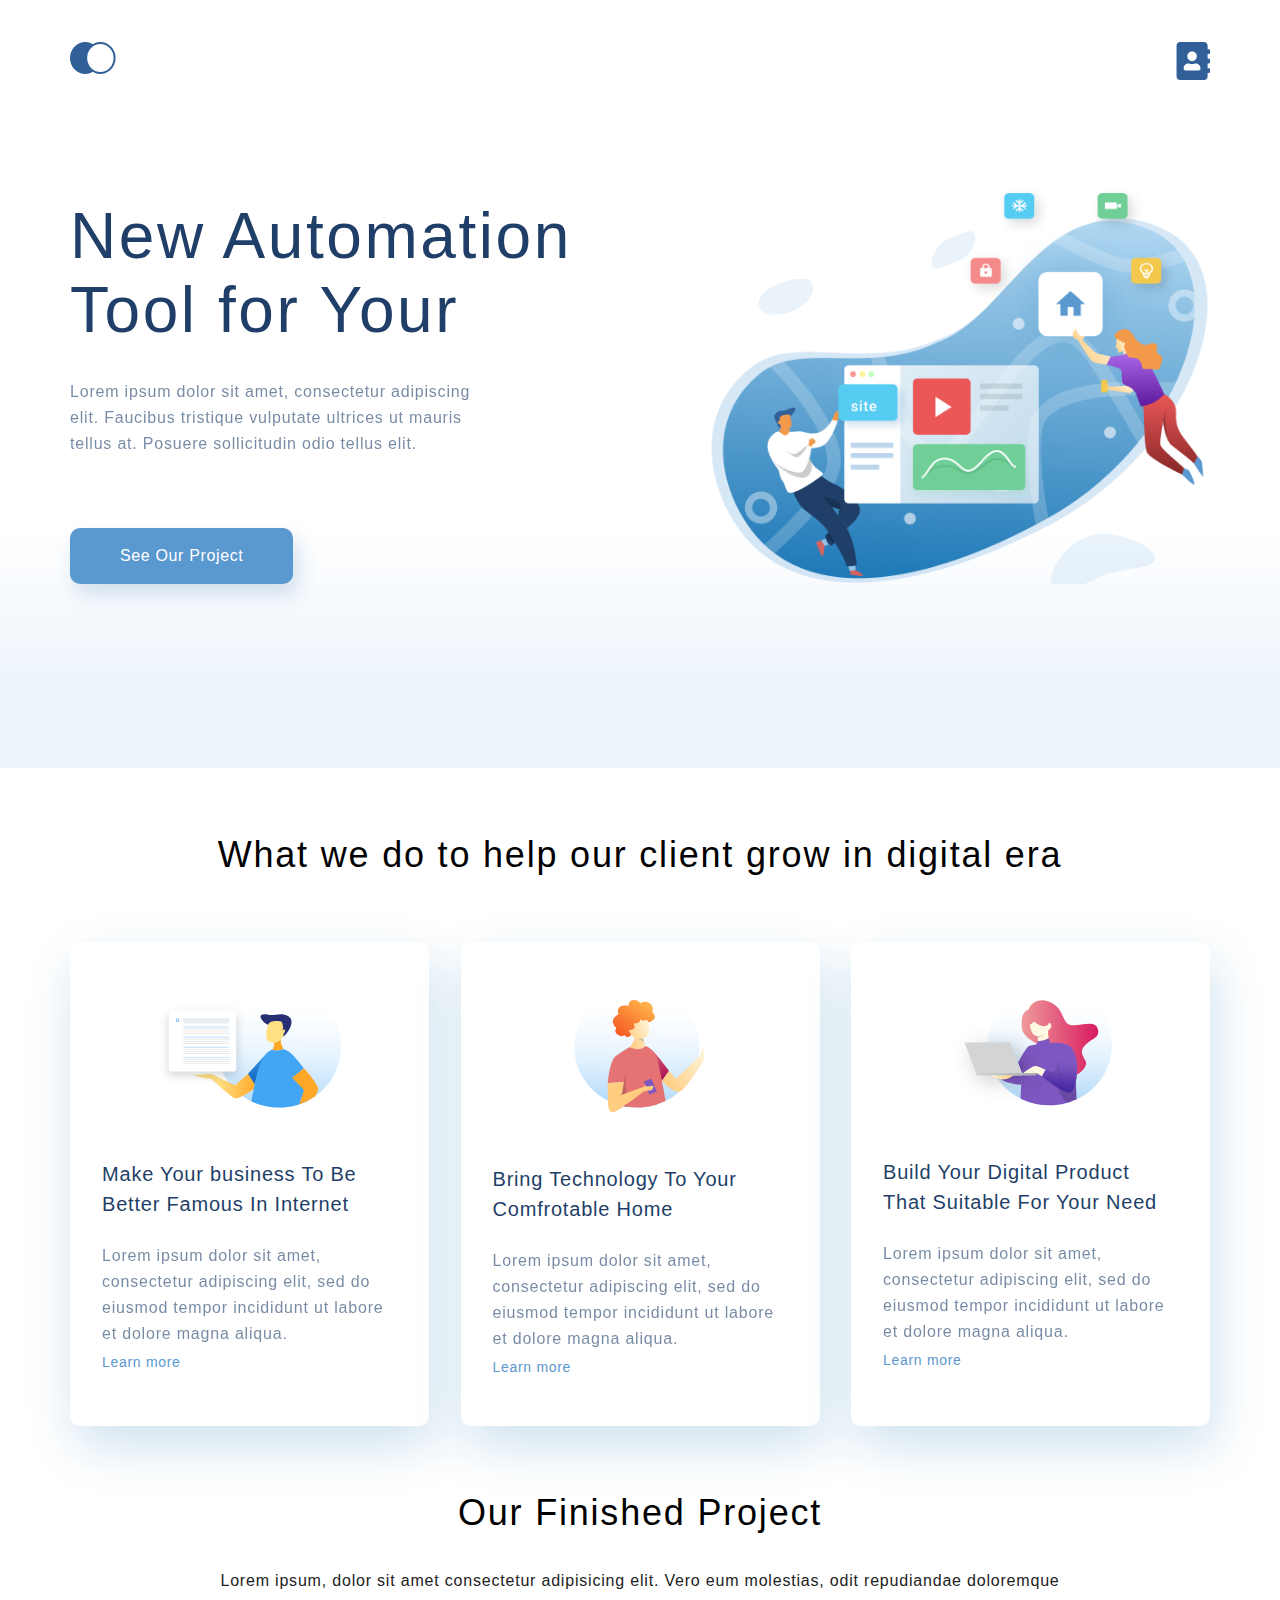
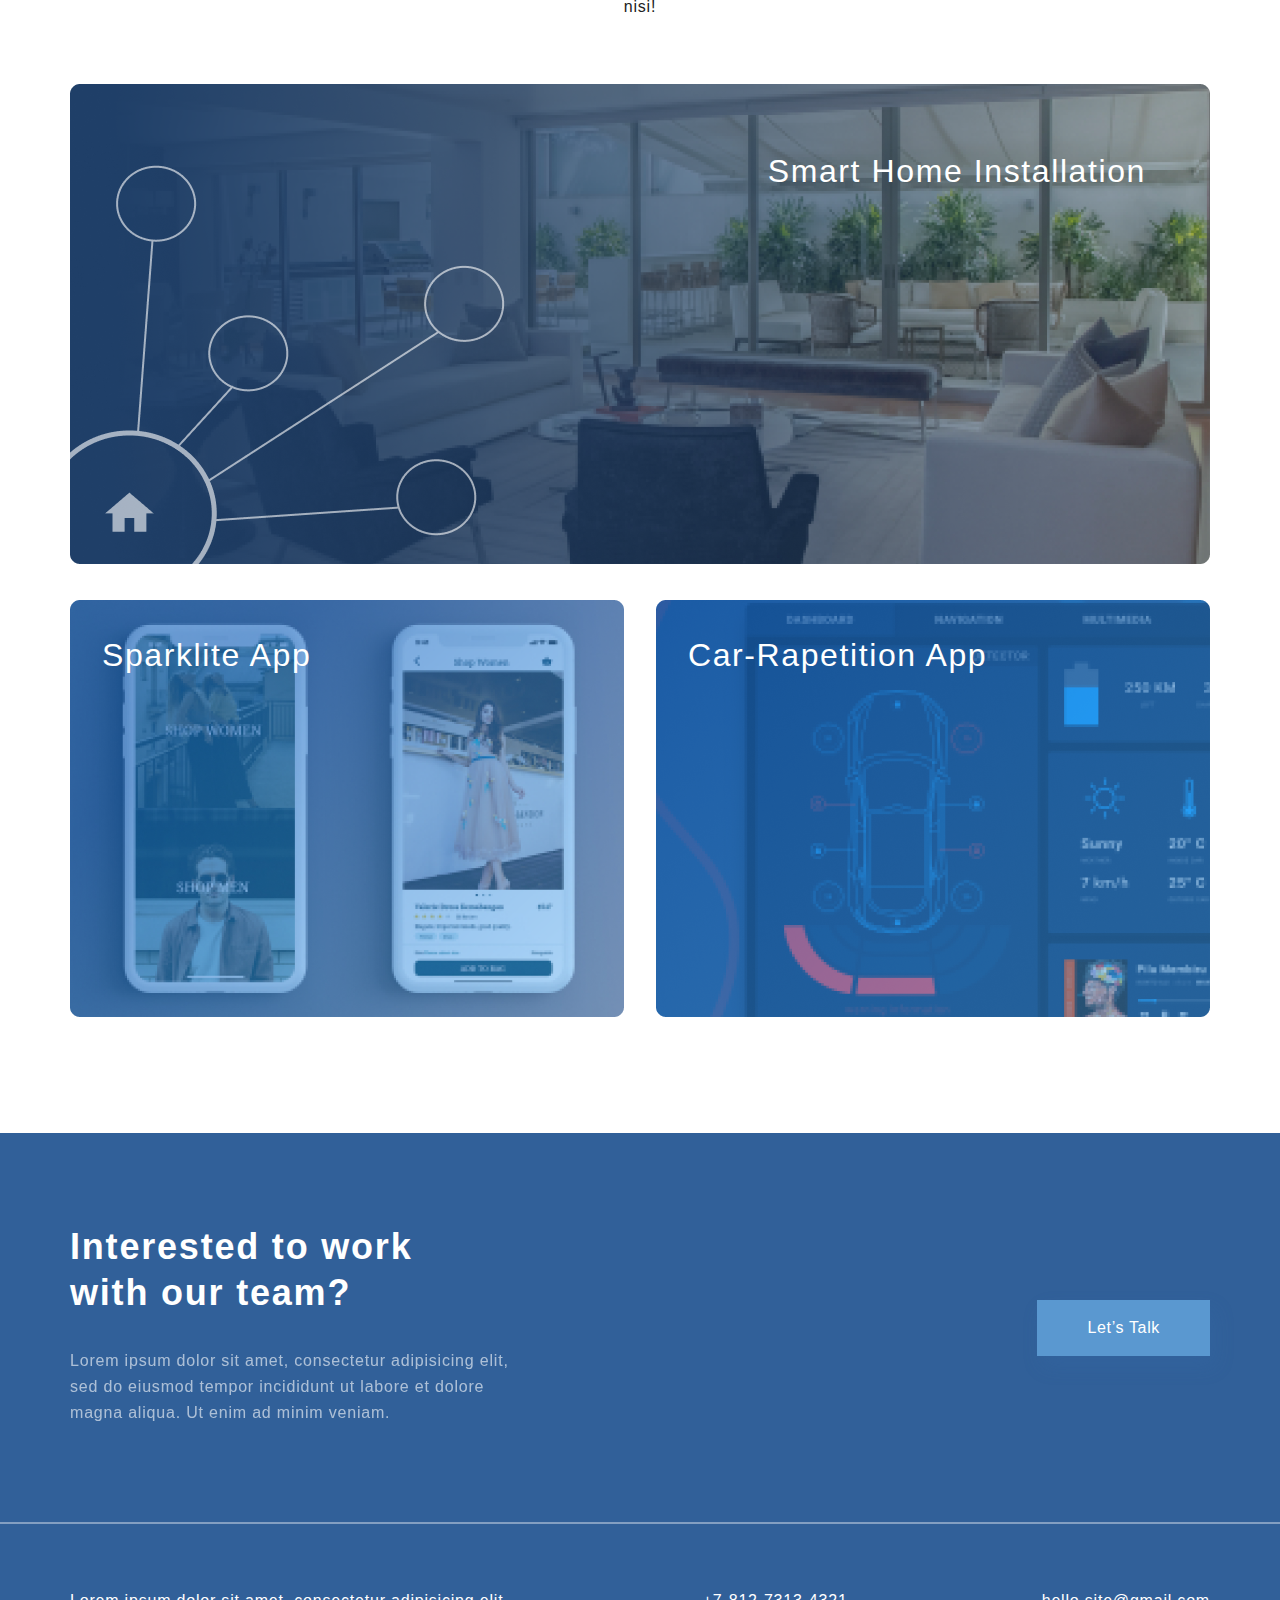
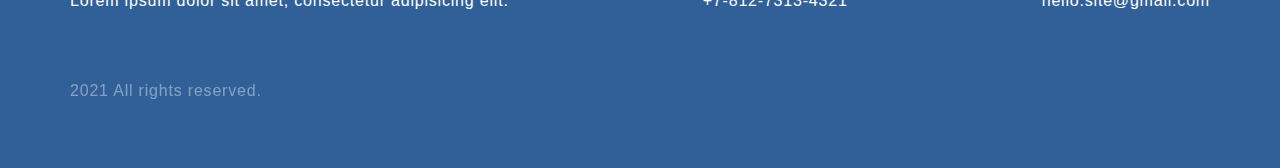
<file: index.html>
<!DOCTYPE html>
<html lang="zxx">

<head>
    <meta charset="UTF-8">
    <meta http-equiv="X-UA-Compatible" content="IE=edge">
    <meta name="viewport" content="width=device-width, initial-scale=1.0">
    <title>Document</title>
    <link rel="stylesheet" href="css/style.css">
</head>

<body>
    <div class="top">
        <div class="container wtf">
            <header class="header">
                <a href="index.html"><img src="img/logo.svg" alt="logo"></a>
                <a href="contacts.html"><img src="img/contact.svg" alt="contact"></a>
            </header>
            <div class="introduction">
                <h1 class="mainHeading">New Automation Tool for Your</h1>
                <p class="paragraph aboutHeading">
                    Lorem ipsum dolor sit amet, consectetur adipiscing elit. Faucibus tristique vulputate ultrices ut
                    mauris tellus at. Posuere sollicitudin odio tellus elit.
                </p>
                <a href="#" class="introductionButton">See Our Project</a>
            </div>
        </div>
    </div>
    <div class="ourMission">
        <h3 class="mainHeadingThree container">What we do to help our client grow in digital era</h3>
    </div>
    <div class="container cardOurMission">
        <div class="card">
            <img class="cardImg" src="img/cardOne.svg" alt="cardOne">
            <h4 class="mainHeadingFour">Make Your business To Be Better Famous In Internet</h4>
            <p class="paragraph cardMission">
                Lorem ipsum dolor sit amet, consectetur adipiscing elit, sed do eiusmod tempor incididunt ut labore et
                dolore magna aliqua.
            </p>
            <a href="#" class="cardLink">Learn more</a>
        </div>
        <div class="card">
            <img class="cardImg" src="img/cardTwo.svg" alt="cardTwo">
            <h4 class="mainHeadingFour">Bring Technology To Your Comfrotable Home</h4>
            <p class="paragraph cardMission">
                Lorem ipsum dolor sit amet, consectetur adipiscing elit, sed do eiusmod tempor incididunt ut labore et
                dolore magna aliqua.
            </p>
            <a href="#" class="cardLink">Learn more</a>
        </div>
        <div class="card">
            <img class="cardImg" src="img/cardThree.svg" alt="cardThree">
            <h4 class="mainHeadingFour">Build Your Digital Product That Suitable For Your Need</h4>
            <p class="paragraph cardMission">
                Lorem ipsum dolor sit amet, consectetur adipiscing elit, sed do eiusmod tempor incididunt ut labore et
                dolore magna aliqua.
            </p>
            <a href="#" class="cardLink">Learn more</a>
        </div>
    </div>
    <div class="ourFinishedProject container">
        <h3 class="HeadingfinishedProject">Our Finished Project</h3>
        <p class="PfinishedProject">Lorem ipsum, dolor sit amet consectetur adipisicing elit. Vero eum molestias, odit
            repudiandae
            doloremque
            nisi!
        </p>
        <div class="projectItem">
            <img class="projectImg" src="img/projectOne.png" alt="projectOne">
            <p class="projectText">Smart Home Installation</p>
        </div>
        <div class="projectParent">
            <div class="projectItem projectItemTwo">
                <img class="projectImg" src="img/projectTwo.png" alt="projectTwo">
                <p class="projectTextTwo">Sparklite App</p>
            </div>
            <div class="projectItem">
                <img class="projectImg" src="img/projectThree.png" alt="projectThree">
                <p class="projectTextTwo">Car-Rapetition App</p>
            </div>
        </div>
    </div>
    <div class="footer">
        <div class="offer container">
            <div class="leftItem">
                <h3 class="headingOffer">Interested to work with our team?</h3>
                <p class="pOffer">Lorem ipsum dolor sit amet, consectetur adipisicing elit, sed do eiusmod tempor
                    incididunt
                    ut labore et dolore magna aliqua. Ut enim ad minim veniam.</p>
            </div>
            <div class="rightItem">
                <a href="#" class="btnOffer">Let’s Talk</a>
            </div>
        </div>
        <hr>
        <div class="container">
            <div class="contact">
                <p class="paragraphFooter">Lorem ipsum dolor sit amet, consectetur adipisicing elit.</p>
                <p class="paragraphFooter">+7-812-7313-4321</p>
                <p class="paragraphFooter">hello.site@gmail.com</p>
            </div>
            <p class="rights">2021 All rights reserved.</p>
        </div>
    </div>
</body>

</html>
</file>
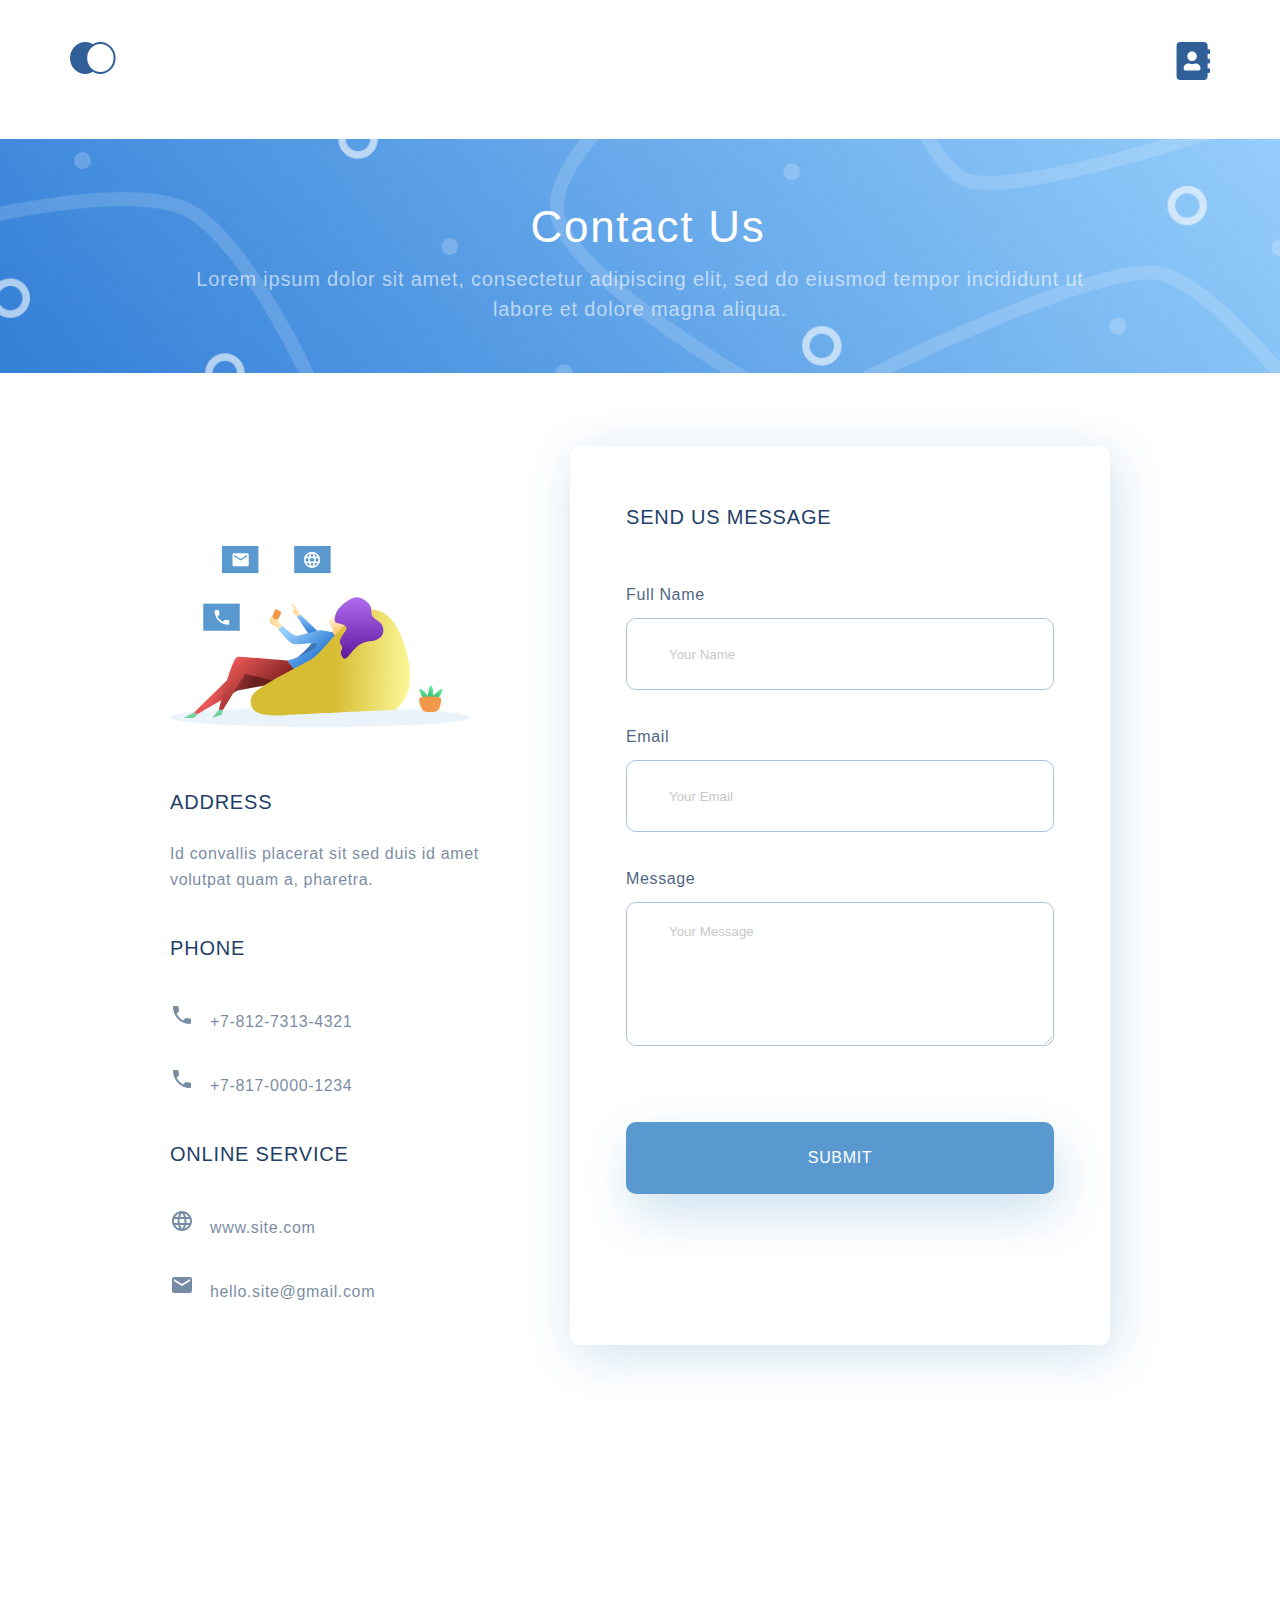
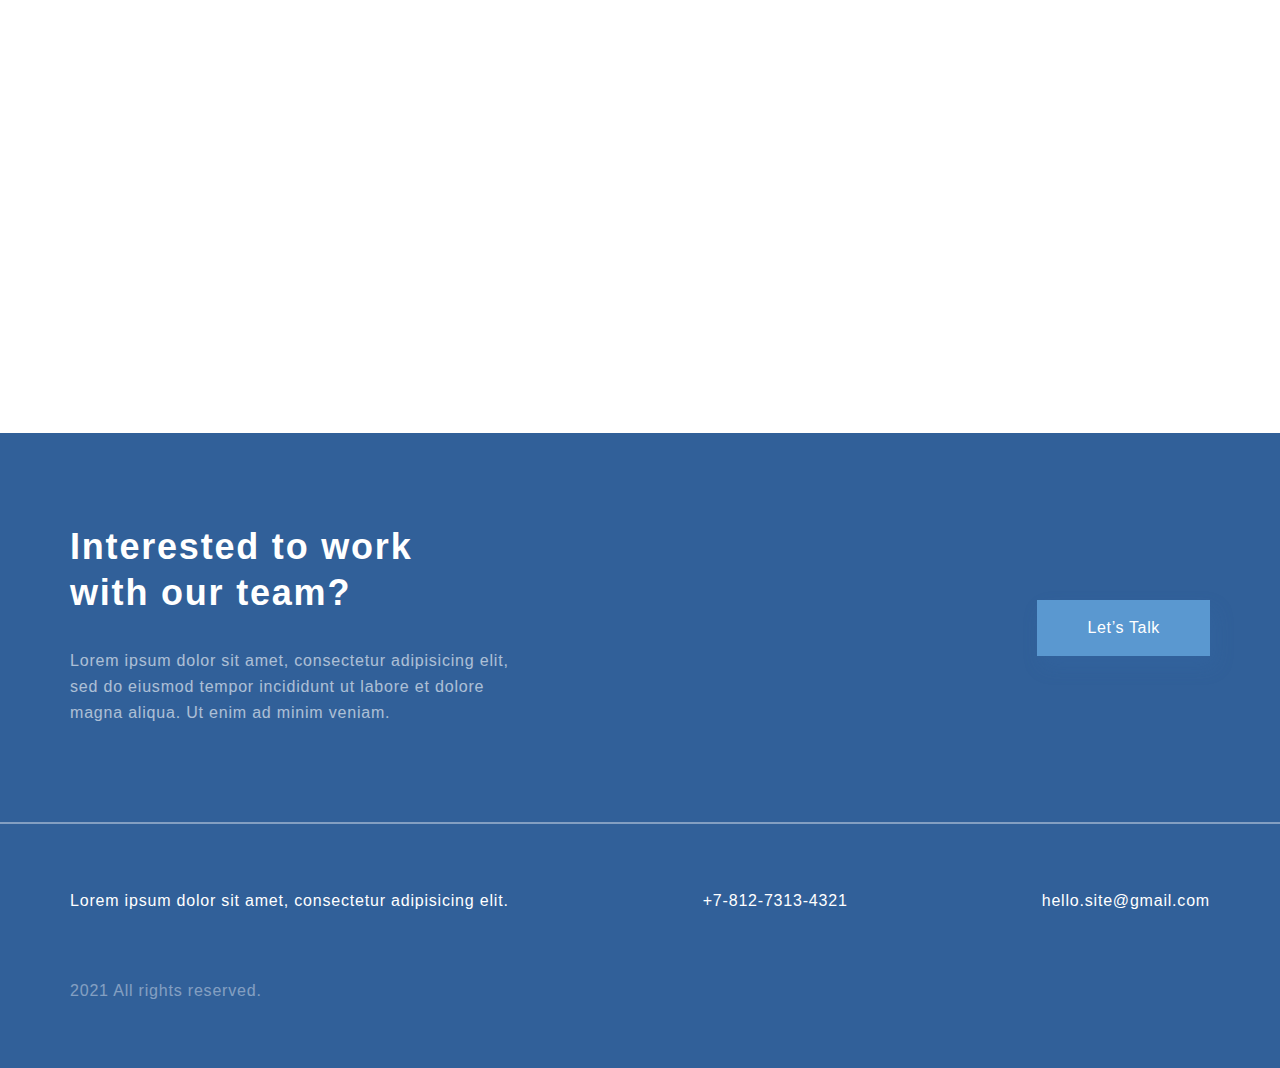
<file: contacts.html>
<!DOCTYPE html>
<html lang="en">

<head>
    <meta charset="UTF-8">
    <meta http-equiv="X-UA-Compatible" content="IE=edge">
    <meta name="viewport" content="width=device-width, initial-scale=1.0">
    <title>Контакты</title>
    <link rel="stylesheet" href="css/style.css">
</head>

<body>
    <div class="container">
        <header class="header">
            <a href="index.html"><img src="img/logo.svg" alt="logo"></a>
            <a href="contacts.html"><img src="img/contact.svg" alt="contact"></a>
        </header>
    </div>
    <div class="contactUs">
        <div class="mainContainer mainContent2">
            <h2 class="mainHeadingTwo">Contact Us</h2>
            <p class="paragraphContactUs">Lorem ipsum dolor sit amet, consectetur adipiscing elit, sed do eiusmod tempor
                incididunt ut labore et dolore magna aliqua. </p>
        </div>
    </div>
    <div class="mainContainer">
        <div class="mainContent">
            <div class="ourAdress">
                <div class="adress">
                    <div class="img">
                        <img src="img/Adress.svg" alt="photo">
                    </div>
                    <h4 class="mainHeadingFour">ADDRESS</h4>
                    <p class="paragraphContent">Id convallis placerat sit sed duis id amet volutpat quam a, pharetra.
                    </p>
                </div>
                <div class="phone">
                    <h4 class="mainHeadingFour">PHONE</h4>
                    <p class="paragraphContentt"><img class="icon" src="img/ic_phone_24px.svg" alt="">+7-812-7313-4321
                    </p>
                    <p class="paragraphContent"><img class="icon" src="img/ic_phone_24px.svg" alt="">+7-817-0000-1234
                    </p>
                </div>
                <div class="onlineService">
                    <h4 class="mainHeadingFour">ONLINE SERVICE</h4>
                    <p class="paragraphContentt"><img class="icon" src="img/ic_language_24px.svg" alt="">www.site.com
                    </p>
                    <p class="paragraphContent"><img class="icon" src="img/ic_email_24px.svg"
                            alt="">hello.site@gmail.com</p>
                </div>
            </div>
            <div class="formMessage">
                <h4 class="mainHeadingFour">SEND US MESSAGE</h4>
                <form action="HEY">
                    <p class="paragraphForm firstPForm">Full Name</p>
                    <input class="bestForm" type="text" placeholder="Your Name">
                    <p class="paragraphForm marginForm">Email</p>
                    <input class="bestForm" type="email" placeholder="Your Email">
                    <p class="paragraphForm marginForm">Message</p>
                    <textarea cols="15" rows="5" class="bestFormArea text-area"
                        placeholder="Your Message"></textarea><br>
                    <button class="bestButton" type="submit">SUBMIT</button>
                </form>
            </div>
        </div>
    </div>
    <div class="mainContainerMap">
        <div class="map">
            <iframe class="home"
                src="https://www.google.com/maps/embed?pb=!1m18!1m12!1m3!1d1335.9690780215662!2d33.45308849941062!3d47.95691996449238!2m3!1f0!2f0!3f0!3m2!1i1024!2i768!4f13.1!3m3!1m2!1s0x40db201cd9510fdf%3A0x50a9df1629d3968c!2z0KHQvtC70L3QtdGH0L3Ri9C5INC80LjQutGA0L7RgNCw0LnQvtC9LCAzMiwg0JrRgNC40LLQvtC5INCg0L7Qsywg0JTQvdC10L_RgNC-0L_QtdGC0YDQvtCy0YHQutCw0Y8g0L7QsdC70LDRgdGC0YwsINCj0LrRgNCw0LjQvdCwLCA1MDAwMA!5e0!3m2!1sru!2suk!4v1639424192296!5m2!1sru!2suk"
                width="600" height="450" style="border:0;" allowfullscreen="" loading="lazy">
            </iframe>
        </div>
    </div>
    <div class="footer">
        <div class="offer container">
            <div class="leftItem">
                <h3 class="headingOffer">Interested to work with our team?</h3>
                <p class="pOffer">Lorem ipsum dolor sit amet, consectetur adipisicing elit, sed do eiusmod tempor
                    incididunt
                    ut labore et dolore magna aliqua. Ut enim ad minim veniam.</p>
            </div>
            <div class="rightItem">
                <a href="#" class="btnOffer">Let’s Talk</a>
            </div>
        </div>
        <hr>
        <div class="container">
            <div class="contact">
                <p class="paragraphFooter">Lorem ipsum dolor sit amet, consectetur adipisicing elit.</p>
                <p class="paragraphFooter">+7-812-7313-4321</p>
                <p class="paragraphFooter">hello.site@gmail.com</p>
            </div>
            <p class="rights">2021 All rights reserved.</p>
        </div>
    </div>
</body>

</html>
</file>
<file: css/style.css>
* {
    margin: 0;
    padding: 0;
}

body {
    font-family: sans-serif;
}

.wtf {
    display: flex;
    flex-direction: column;
    height: 100%;
}

.container {
    max-width: 1140px;
    margin: 0 auto;
}

.mainContainer {
    max-width: 940px;
    margin: 0 auto;
}

.mainContainerMap {
    max-width: 940px;
    margin: 0 auto;
}

.header {
    padding-top: 42px;
    display: flex;
    justify-content: space-around;
}

.topContainer {
    display: flex;
    flex-direction: column;
    height: 100%;
    max-width: 1140px;
    margin: 0 auto;
}

.top {
    min-height: 768px;
    background: linear-gradient(0deg, #EBF3FB 8.84%, rgba(152, 195, 232, 0) 31.12%);
}

.paragraph {
    font-size: 16px;
    line-height: 26px;
    color: #1F3F68;
    letter-spacing: 0.05em;
    opacity: 0.6;
}

.introductionButton {
    font-size: 16px;
    line-height: 26px;
    text-align: center;
    letter-spacing: 0.04em;
    color: #FFFFFF;
    background: #5A98D0;
    box-shadow: 5px 10px 20px rgba(53, 110, 173, 0.2);
    border-radius: 10px;
    padding: 15px 50px;
    text-decoration: none;
    display: inline-block;
    margin-top: 71px;
}

.mainHeading {
    font-size: 64px;
    font-weight: 300;
    line-height: 74px;
    letter-spacing: 0.04em;
    color: #1F3F68;
    width: 510px;
    margin-bottom: 32px;
}

.aboutHeading {
    width: 425px;
}

.mainHeadingTwo {
    font-weight: 500;
    font-size: 44px;
    line-height: 74px;
    text-align: center;
    letter-spacing: 0.04em;
    color: #FFFFFF;
    padding: 51px 0px 0px 16px;
    margin-top: 55px;
}

.mainHeadingThree {
    font-size: 36px;
    text-align: center;
    font-weight: 300;
    line-height: 46px;
    text-align: center;
    letter-spacing: 0.05em;
    color: #000000;
}

.mainHeadingFour {
    font-weight: 500;
    font-size: 20px;
    line-height: 30px;
    letter-spacing: 0.04em;
    color: #1F3F68;
    margin-bottom: 24px;

}

.bestForm {
    opacity: 0.4;
    border: 1px solid #356EAD;
    box-sizing: border-box;
    border-radius: 10px;
    align-items: center;
    width: 428px;
    height: 72px;
    padding: 21px 42px;
}

.bestFormArea {
    opacity: 0.4;
    border: 1px solid #356EAD;
    box-sizing: border-box;
    font-family: sans-serif;
    border-radius: 10px;
    align-items: center;
    width: 428px;
    height: 144px;
    padding: 21px 42px;
}

.marginForm {
    margin-top: 32px;
}

.ourAdress {
    margin-top: 100px;
    max-width: 1140px;
}

.bestButton {
    background: #5A98D0;
    box-shadow: 5px 20px 50px rgba(16, 112, 177, 0.2);
    border-radius: 10px;
    width: 428px;
    height: 72px;
    border: 0;
    font-weight: 500;
    font-size: 16px;
    line-height: 26px;
    text-align: center;
    letter-spacing: 0.04em;
    color: #FFFFFF;
}

.header {
    display: flex;
    justify-content: space-between;
}

.cardOurMission {
    display: flex;
    justify-content: space-between;
    margin-top: 64px;
    margin-bottom: 64px;
}

.coop {
    width: 495px;
}

.contact {
    display: flex;
    justify-content: space-between;
    margin-top: 64px;
    margin-bottom: 64px;
}

.mainContent {
    display: flex;
    justify-content: space-between;
    margin-top: 57px;
}

.map {
    display: flex;
    justify-content: center;
    width: 100%;
    margin-bottom: 112px;
    margin-top: 96px;
    height: 480px;
}

.home {
    width: 100%;
}

.introduction {
    padding-top: 115px;
    flex-grow: 1;
    background-image: url(../img/background.png);
    background-repeat: no-repeat;
    background-position: right 100px;
    background-size: 44%;
}

.topContentBox {
    display: flex;
    flex-direction: column;
    height: 100%;
}

.ourMission {
    margin-top: 64px;
}

.cardLink {
    font-size: 14px;
    line-height: 30px;
    letter-spacing: 0.05em;
    color: #5A98D0;
    text-decoration: none;
}

.card {
    padding: 44px 32px;
    box-sizing: border-box;
    width: 359px;
    background: #FFFFFF;
    box-shadow: 5px 20px 50px rgba(16, 112, 177, 0.2);
    border-radius: 10px;
    display: flex;
    flex-direction: column;
}

.cardImg {
    align-self: center;
    margin-bottom: 51px;
}

.HeadingfinishedProject {
    font-weight: 300;
    font-size: 36px;
    line-height: 46px;
    text-align: center;
    letter-spacing: 0.05em;
    color: #000000;
}

.PfinishedProject {
    font-size: 16px;
    line-height: 26px;
    text-align: center;
    letter-spacing: 0.05em;
    color: #222222;
    width: 75%;
    margin: 32px auto 64px;
}

.containerProject {
    width: 1140px;
    margin: 0 auto;
}

.projectImg {
    width: 100%;
}

.projectItem {
    position: relative;
    flex-grow: 1;
}

.projectText {
    font-size: 32px;
    line-height: 46px;
    text-align: right;
    letter-spacing: 0.05em;
    color: #FFFFFF;
    position: absolute;
    top: 64px;
    right: 64px;
}

.projectTextTwo {
    font-size: 32px;
    line-height: 46px;
    text-align: right;
    letter-spacing: 0.05em;
    color: #FFFFFF;
    position: absolute;
    top: 32px;
    left: 32px;
}

.projectParent {
    display: flex;
    justify-content: space-between;
    margin-top: 32px;
}

.projectItemTwo {
    margin-right: 32px;
}

.headingOffer {
    font-size: 36px;
    line-height: 46px;
    letter-spacing: 0.05em;
    padding-top: 91px;
    color: #FFFFFF;
    width: 350px;
}

.pOffer {
    font-size: 16px;
    line-height: 26px;
    letter-spacing: 0.05em;
    color: #FFFFFF;
    opacity: 0.6;
    padding-top: 32px;
    padding-bottom: 96px;
    width: 450px;
}

.footer {
    background: #316099;
    margin-top: 112px;
    padding-bottom: 64px;
}

.offer {
    display: flex;
    justify-content: space-between;
    align-items: center;
}

.btnOffer {
    font-size: 16px;
    line-height: 26px;
    text-align: center;
    letter-spacing: 0.04em;
    color: #FFFFFF;
    box-sizing: border-box;
    background: #5A98D0;
    text-decoration: none;
    box-shadow: 5px 10px 20px rgba(53, 110, 173, 0.2);
    padding: 15px 50px;
    display: inline-block;
}

.paragraphFooter {
    font-size: 16px;
    line-height: 26px;
    letter-spacing: 0.05em;
    color: #FFFFFF;
}

.rights {
    font-size: 16px;
    line-height: 26px;
    letter-spacing: 0.05em;
    color: #FFFFFF;
    opacity: 0.4;
}

.contactUs {
    height: 250px;
    width: 100%;
    background-image: url(../img/backContact.png);
    background-repeat: no-repeat;
    background-position: 0 0, center;
    background-size: 100%;
}

.paragraphContactUs {
    text-align: center;
    margin-bottom: 49px;
    font-size: 20px;
    line-height: 30px;
    letter-spacing: 0.04em;
    color: rgba(255, 255, 255, 0.6);

}

.img {
    margin-bottom: 56px;
}

.paragraphContent {
    margin-bottom: 40px;
    font-weight: 300;
    font-size: 16px;
    line-height: 26px;
    letter-spacing: 0.04em;
    color: #1F3F68;
    opacity: 0.6;
    width: 350px;
}

.paragraphContentt {
    font-weight: 300;
    font-size: 16px;
    line-height: 26px;
    letter-spacing: 0.04em;
    color: #1F3F68;
    opacity: 0.6;
    width: 350px;
    margin-bottom: 16px;
}

li {
    list-style-type: none;
    /* Убираем маркеры */
}

.formMessage {
    background: #FFFFFF;
    box-shadow: 5px 10px 50px rgba(16, 112, 177, 0.2);
    border-radius: 10px;
    padding: 56px;
}

.paragraphForm {
    margin-bottom: 8px;
    font-size: 16px;
    line-height: 30px;
    letter-spacing: 0.04em;
    color: #1F3F68;
    opacity: 0.8;
}

.text-area {
    margin-bottom: 72px;
}

.firstPForm {
    margin-top: 48px;
}

hr {
    opacity: 0.4;
    border: 1px solid #FFFFFF;
}

.icon {
    margin-right: 16px;
    padding-top: 16px;
}

@media (max-width: 1140px) {
    .container {
        padding-left: 32px;
        padding-right: 32px;
        max-width: 1140px;
    }

    .introduction {
        background-position: right center;
    }

    .cardOurMission {
        flex-direction: column;
        align-items: center;
        margin-bottom: 127px;
    }

    .card {
        margin-bottom: 32px;
    }

    .paragraphFooter {
        margin-bottom: 25px;
    }

    .contact {
        display: flex;
        flex-direction: column;
        margin-bottom: 39px;
    }

    .header {
        padding-top: 18px;
    }

    .contactUs {
        background-size: auto;
    }

    .mainContent2 {
        width: 75%;
    }

    .mainContent {
        flex-direction: column;
        align-items: center;
        margin-bottom: 64px;
    }

    .map {
        margin-top: 0;
        margin-bottom: 64px;
    }

    .footer {
        margin-top: 0;
    }

    .ourFinishedProject {
        margin-bottom: 109px;
    }

    .mainContainerMap {
        max-width: 100%;

    }
}

@media (max-width: 667px) {
    .mainHeading {
        text-align: center;
        font-size: 32px;
        line-height: 37px;
        margin-bottom: 12px;
        width: 100%;
    }

    .mainHeadingTwo {
        font-weight: 500;
        font-size: 24px;
        line-height: 28px;
        margin-bottom: 16px;
    }

    .paragraphContactUs {
        font-size: 16px;
        line-height: 30px;
    }

    .introduction {
        padding-top: 36px;
        display: flex;
        flex-direction: column;
        align-items: center;
        background-image: none;
        padding-bottom: 41px;
        box-sizing: border-box;
    }

    .aboutHeading {
        width: 100%;
        text-align: center;
    }

    .header {
        padding-top: 24px;
    }

    .introductionButton {
        font-size: 12px;
        line-height: 26px;
        text-align: center;
        padding: 0 8px;
        margin-top: 32px;
    }

    .top {
        min-height: 376px;
    }

    .mainHeadingThree {
        font-weight: 300;
        font-size: 24px;
        line-height: 28px;
        margin-bottom: 32px;
    }

    .ourMission {
        margin-top: 48px;
    }

    .cardOurMission {
        margin-bottom: 64px;
    }

    .cardLink {
        padding-top: 46px;
    }

    .card {
        width: 100%;
    }

    .PfinishedProject {
        width: 100%;
    }

    .projectText {
        top: 16px;
        right: 16px;
        font-size: 16px;
        line-height: 19px;
    }

    .projectTextTwo {
        top: 16px;
        left: 16px;
        font-size: 16px;
        line-height: 19px;
    }

    .projectItemTwo {
        margin: 0;
    }

    .projectParent {
        flex-direction: column;
        margin-top: 16px;
    }

    .projectItem {
        margin-bottom: 16px;
    }

    .headingOffer {
        font-size: 24px;
        line-height: 28px;
        text-align: center;
    }

    .rightItem {
        padding-bottom: 41px;
    }

    .pOffer {
        width: 100%;
        text-align: center;
        padding-bottom: 40px;
    }

    .headingOffer {
        padding-top: 18px;
        width: 100%;
    }

    .offer {
        flex-direction: column;
    }

    .bestForm {
        padding: 14px 26px;
        max-width: 272px;
    }

    .bestFormArea {
        padding: 14px 26px;
        max-width: 272px;
    }

    .bestButton {
        max-width: 272px;
        height: 46px;
    }

    .ourAdress {
        max-width: 375px;
        padding: 5px;
        box-sizing: border-box;
        margin-top: 0;
    }

    .paragraphForm {
        margin-bottom: 0;
    }

    .text-area {
        margin-bottom: 46px;
    }

    .mainContent {
        margin-bottom: 32px;
    }

    .map {
        margin-bottom: 32px;
    }

    .formMessage {
        padding: 44px;
    }
}

@media (max-width: 320px) {
    .formMessage {
        padding: 20px;
        box-sizing: border-box;
        width: 100%;
    }

    .bestForm {
        width: 240px;
    }

    .bestFormArea {
        width: 240px;
    }

    .bestButton {
        width: 240px;
    }

    .paragraphContent {
        width: 100%;
    }

    .paragraphContentt {
        width: 100%;
    }

    .ourAdress {
        width: 100%;
    }

    .img {
        width: 100%;
    }
}
</file>
